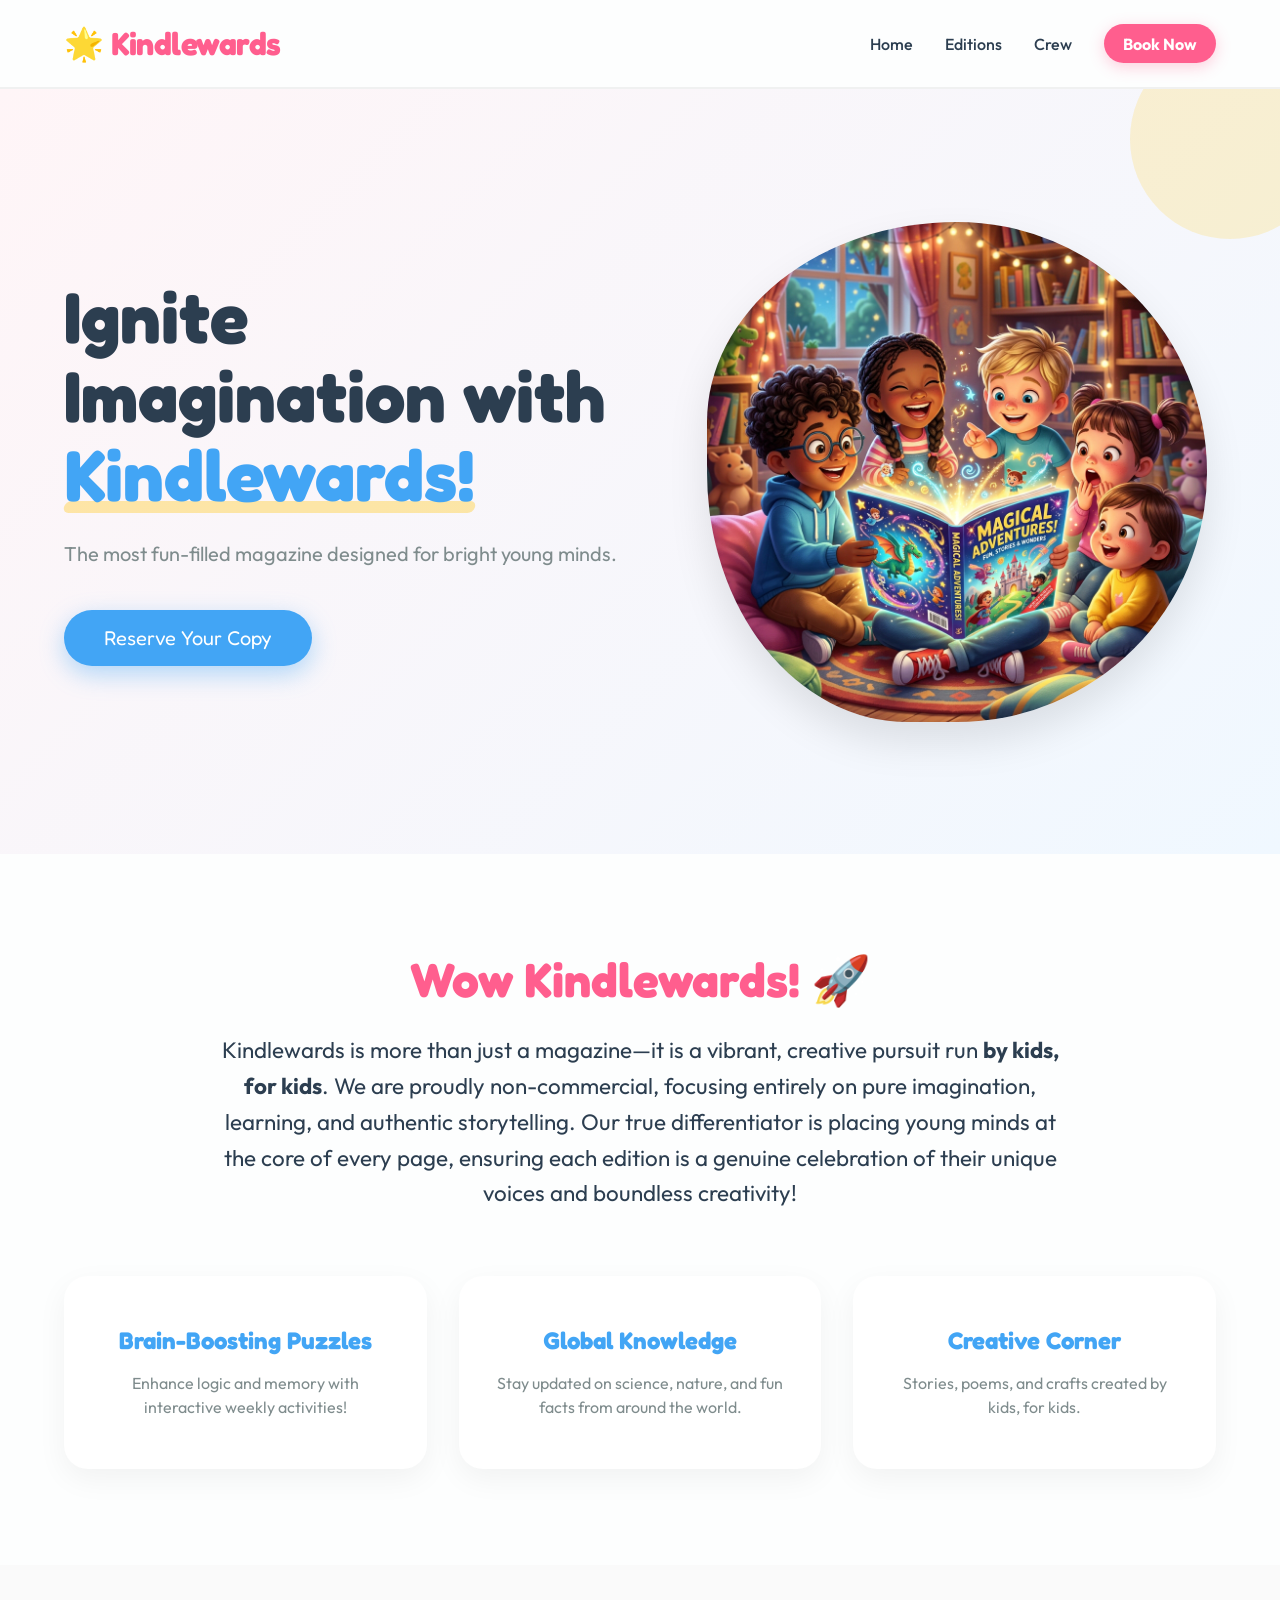
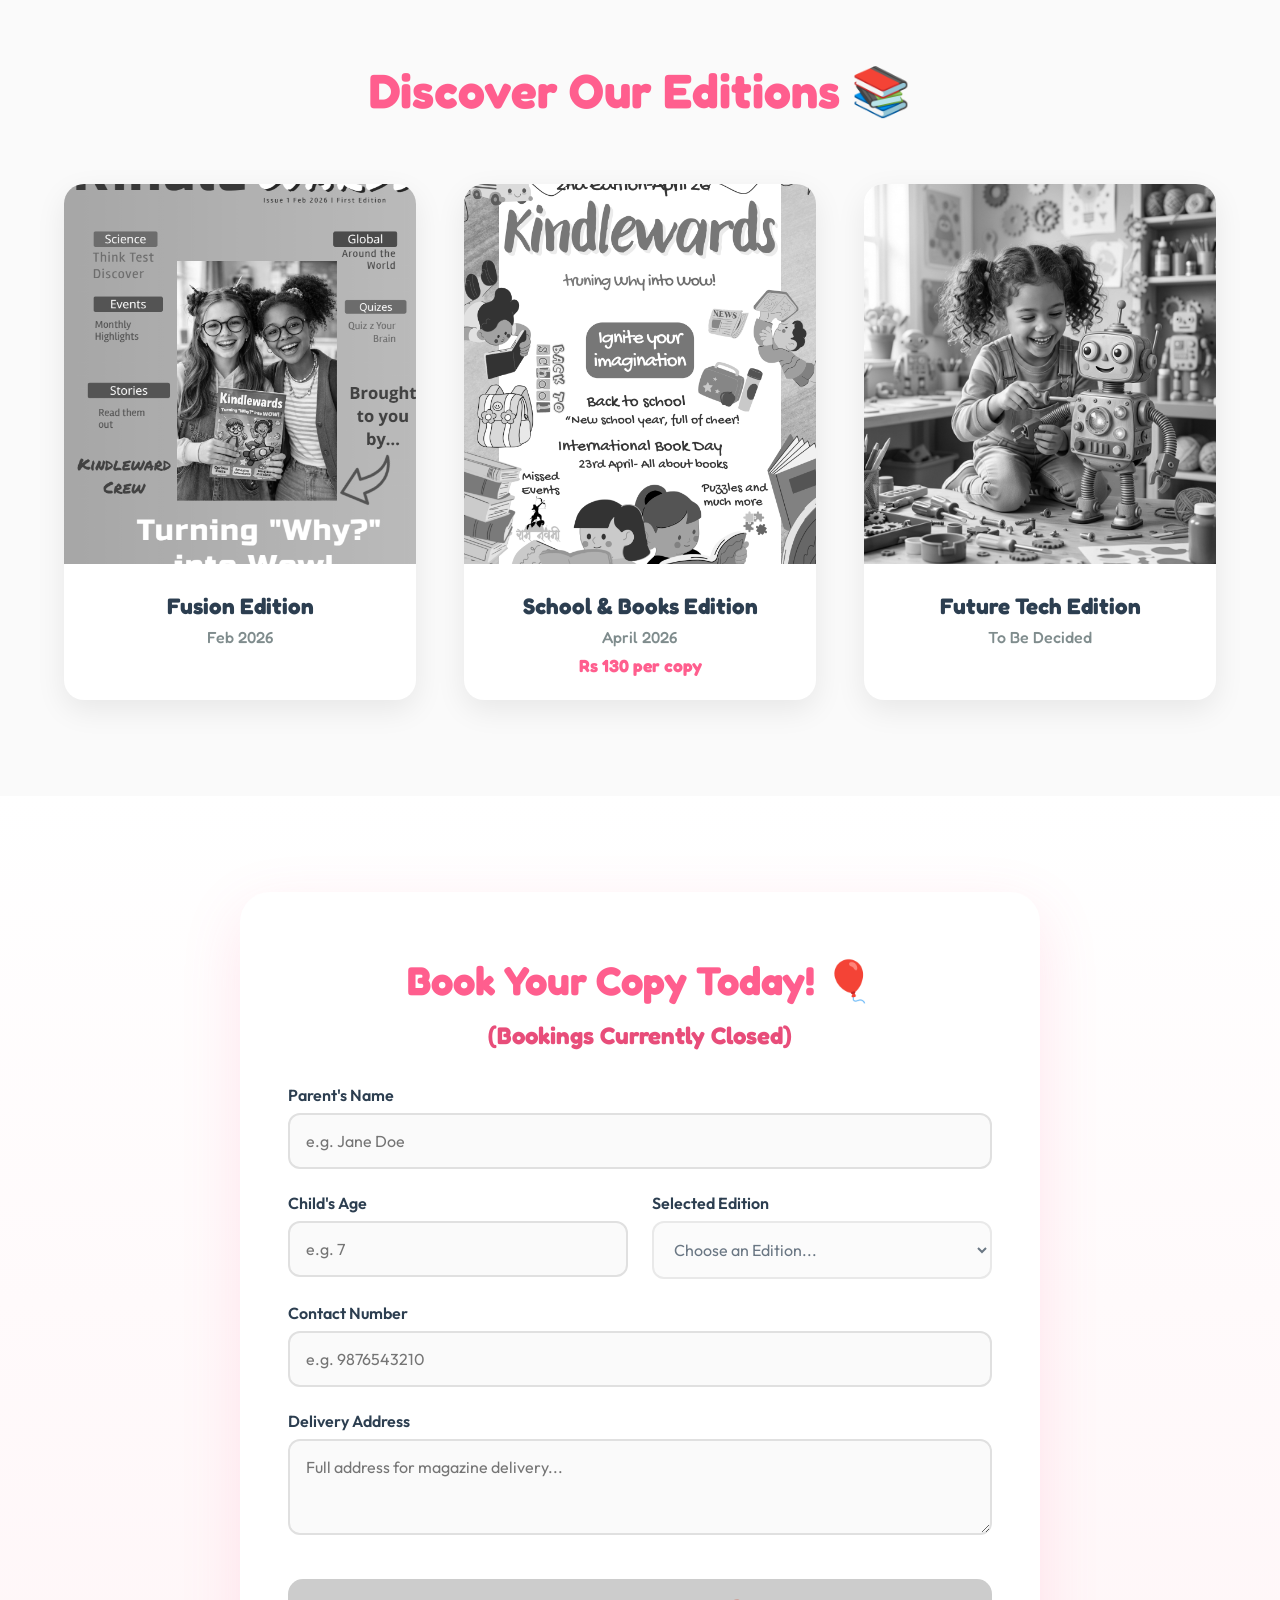
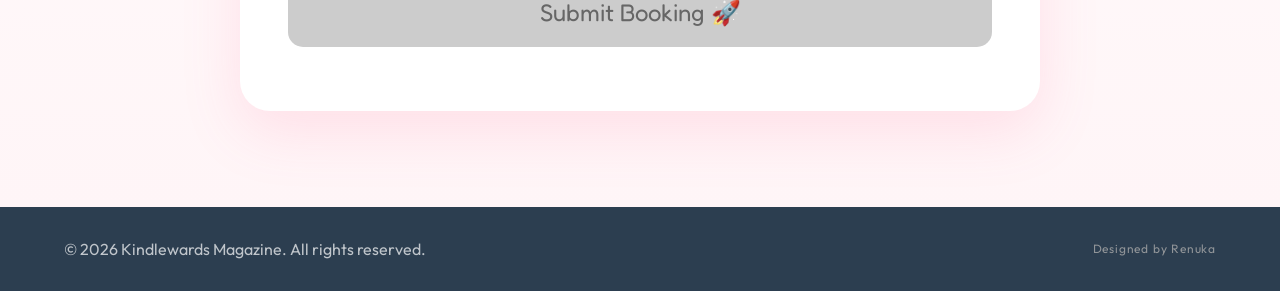
<file: index.html>
<!DOCTYPE html>
<html lang="en">

<head>
    <meta charset="UTF-8">
    <meta name="viewport" content="width=device-width, initial-scale=1.0">
    <title>Kindlewards | Exploring Kids Creativity</title>
    <meta name="description"
        content="Kindlewards - The best magazine for creative kids. Book your copy today and start exploring!">
    <link rel="preconnect" href="https://fonts.googleapis.com">
    <link rel="preconnect" href="https://fonts.gstatic.com" crossorigin>
    <link
        href="https://fonts.googleapis.com/css2?family=Fredoka:wght@400;600;700&family=Outfit:wght@400;500;700&display=swap"
        rel="stylesheet">
    <link rel="stylesheet" href="styles.css">
</head>

<body>
    <nav class="navbar">
        <div class="logo">🌟 Kindlewards</div>
        <ul class="nav-links">
            <li><a href="#">Home</a></li>
            <li><a href="#editions">Editions</a></li>
            <li><a href="crew.html">Crew</a></li>
            <li><a href="#book-now" class="btn-book">Book Now</a></li>
        </ul>
    </nav>

    <header class="hero">
        <div class="hero-content">
            <h1>Ignite Imagination with <span class="highlight">Kindlewards!</span></h1>
            <p>The most fun-filled magazine designed for bright young minds.</p>
            <a href="#book-now" class="btn-primary">Reserve Your Copy</a>
        </div>
        <div class="hero-image-container">
            <img src="assets/hero_illustration.png" alt="Kids reading the magazine" class="hero-img"
                onerror="this.src='https://via.placeholder.com/500x500?text=Hero+Image'">
        </div>
    </header>

    <section id="about" class="about">
        <h2>Wow Kindlewards! 🚀</h2>
        <p class="about-intro">Kindlewards is more than just a magazine—it is a vibrant, creative pursuit run <strong>by
                kids, for kids</strong>. We are proudly non-commercial, focusing entirely on pure imagination, learning,
            and authentic storytelling. Our true differentiator is placing young minds at the core of every page,
            ensuring each edition is a genuine celebration of their unique voices and boundless creativity!</p>
        <div class="features">
            <div class="feature-card hidden">
                <h3>Brain-Boosting Puzzles</h3>
                <p>Enhance logic and memory with interactive weekly activities!</p>
            </div>
            <div class="feature-card hidden">
                <h3>Global Knowledge</h3>
                <p>Stay updated on science, nature, and fun facts from around the world.</p>
            </div>
            <div class="feature-card hidden">
                <h3>Creative Corner</h3>
                <p>Stories, poems, and crafts created by kids, for kids.</p>
            </div>
        </div>
    </section>

    <section id="editions" class="editions">
        <h2>Discover Our Editions 📚</h2>
        <div class="editions-grid">
            <div class="edition-card hidden">
                <img src="assets/First Edition.png" alt="First Edition"
                    onerror="this.src='https://via.placeholder.com/400x500/1e293b/ffffff?text=First+Edition'">
                <div class="card-info">
                    <h4>Fusion Edition</h4>
                    <p>Feb 2026</p>
                </div>
            </div>
            <div class="edition-card hidden">
                <img src="assets/Second Edition.png" alt="Second Edition"
                    onerror="this.src='https://via.placeholder.com/400x500/166534/ffffff?text=Nature+Edition'">
                <div class="card-info">
                    <h4>School & Books Edition</h4>
                    <p>April 2026</p>
                    <p class="price">Rs 130 per copy</p>
                </div>
            </div>
            <div class="edition-card hidden">
                <img src="assets/edition_tech.png" alt="Tech Edition"
                    onerror="this.src='https://via.placeholder.com/400x500/3b82f6/ffffff?text=Tech+Edition'">
                <div class="card-info">
                    <h4>Future Tech Edition</h4>
                    <p>To Be Decided</p>
                </div>
            </div>
        </div>
    </section>

    <section id="book-now" class="booking">
        <div class="booking-container">
            <h2>Book Your Copy Today! 🎈 <br><small style="font-size: 0.6em; color: #E84D7A;">(Bookings Currently Closed)</small></h2>
            <form id="booking-form" action="https://formspree.io/f/mzdyddjb" method="POST">
                <div class="form-group">
                    <label for="parentName">Parent's Name</label>
                    <input type="text" id="parentName" name="parentName" placeholder="e.g. Jane Doe" disabled>
                </div>
                <div class="form-group row">
                    <div class="col">
                        <label for="childAge">Child's Age</label>
                        <input type="number" id="childAge" name="childAge" min="3" max="15" placeholder="e.g. 7" disabled>
                    </div>
                    <div class="col">
                        <label for="editionSelect">Selected Edition</label>
                        <select id="editionSelect" name="editionSelect" disabled>
                            <option value="">Choose an Edition...</option>
                            <option value="April 2026 (School & Books)">April 2026 (130 rs.)</option>
                        </select>
                    </div>
                </div>
                <div class="form-group">
                    <label for="mobile">Contact Number</label>
                    <input type="tel" id="mobile" name="mobile" placeholder="e.g. 9876543210" disabled>
                </div>
                <div class="form-group">
                    <label for="address">Delivery Address</label>
                    <textarea id="address" name="address" rows="3" placeholder="Full address for magazine delivery..." disabled></textarea>
                </div>
                <button type="button" class="btn-submit" disabled style="background: #ccc; cursor: not-allowed; box-shadow: none; color: #666; transform: none;">Submit Booking 🚀</button>
            </form>
            <div id="form-success" class="success-message" style="display: none;">
                <h3>🎉 Booking Successful!</h3>
                <p>We'll contact you shortly to confirm your booking.</p>
            </div>
        </div>
    </section>

    <footer>
        <p class="copyright">© 2026 Kindlewards Magazine. All rights reserved.</p>
        <p class="designer-credit">Designed by <a href="#" target="_blank" rel="noopener noreferrer">Renuka</a></p>
    </footer>

    <script src="script.js"></script>
</body>

</html>
</file>
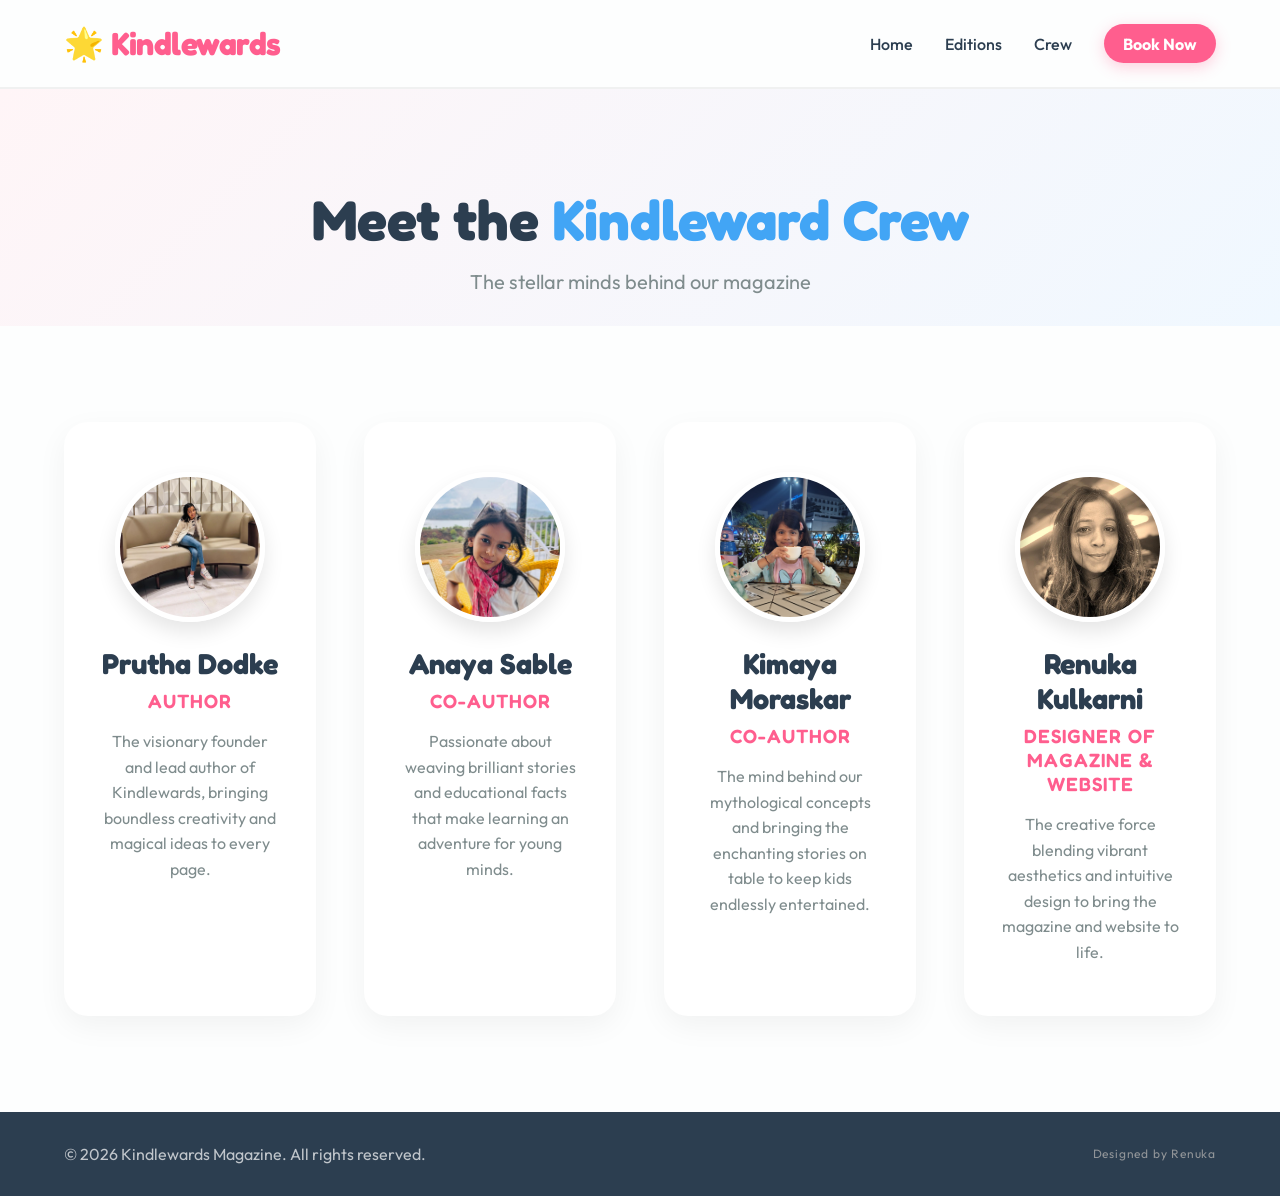
<file: crew.html>
<!DOCTYPE html>
<html lang="en">

<head>
    <meta charset="UTF-8">
    <meta name="viewport" content="width=device-width, initial-scale=1.0">
    <title>Kindleward Crew | Meet the Team</title>
    <link rel="preconnect" href="https://fonts.googleapis.com">
    <link rel="preconnect" href="https://fonts.gstatic.com" crossorigin>
    <link
        href="https://fonts.googleapis.com/css2?family=Fredoka:wght@400;600;700&family=Outfit:wght@400;500;700&display=swap"
        rel="stylesheet">
    <link rel="stylesheet" href="styles.css">
</head>

<body>
    <nav class="navbar">
        <div class="logo">🌟 Kindlewards</div>
        <ul class="nav-links">
            <li><a href="index.html">Home</a></li>
            <li><a href="index.html#editions">Editions</a></li>
            <li><a href="crew.html" class="active">Crew</a></li>
            <li><a href="index.html#book-now" class="btn-book">Book Now</a></li>
        </ul>
    </nav>

    <header class="page-header">
        <h1>Meet the <span class="highlight">Kindleward Crew</span></h1>
        <p>The stellar minds behind our magazine</p>
    </header>

    <section class="crew-section">
        <div class="crew-grid">
            <div class="crew-card">
                <div class="crew-image author">
                    <img src="assets/prutha.jpeg" alt="Prutha Dodke">
                </div>
                <h3>Prutha Dodke</h3>
                <p class="role">Author</p>
                <p class="bio">The visionary founder and lead author of Kindlewards, bringing boundless creativity and
                    magical ideas to every page.</p>
            </div>

            <div class="crew-card">
                <div class="crew-image co-author">
                    <img src="assets/anaya.jpeg" alt="Anaya Sable">
                </div>
                <h3>Anaya Sable</h3>
                <p class="role">Co-Author</p>
                <p class="bio">Passionate about weaving brilliant stories and educational facts that make learning an
                    adventure for young minds.</p>
            </div>

            <div class="crew-card">
                <div class="crew-image co-author">
                    <img src="assets/kimaya.jpeg" alt="Kimaya Moraskar">
                </div>
                <h3>Kimaya Moraskar</h3>
                <p class="role">Co-Author</p>
                <p class="bio">The mind behind our mythological concepts and bringing the enchanting stories on table to
                    keep kids endlessly entertained.</p>
            </div>

            <div class="crew-card">
                <div class="crew-image designer">
                    <img src="assets/renuka.jpeg" alt="Renuka Kulkarni">
                </div>
                <h3>Renuka Kulkarni</h3>
                <p class="role">Designer of Magazine & Website</p>
                <p class="bio">The creative force blending vibrant aesthetics and intuitive design to bring the magazine
                    and website to life.</p>
            </div>
        </div>
    </section>

    <footer>
        <p class="copyright">© 2026 Kindlewards Magazine. All rights reserved.</p>
        <p class="designer-credit">Designed by <a href="#" target="_blank" rel="noopener noreferrer">Renuka</a></p>
    </footer>

    <script src="script.js"></script>
</body>

</html>
</file>
<file: styles.css>
:root {
    --primary: #FF5E8E;
    --secondary: #42A5F5;
    --accent: #FFCA28;
    --background: #FDFEFE;
    --text-dark: #2C3E50;
    --text-light: #7F8C8D;
    --font-heading: 'Fredoka', sans-serif;
    --font-body: 'Outfit', sans-serif;
}

* {
    margin: 0;
    padding: 0;
    box-sizing: border-box;
    scroll-behavior: smooth;
}

body {
    font-family: var(--font-body);
    background-color: var(--background);
    color: var(--text-dark);
    overflow-x: hidden;
}

h1, h2, h3, h4, .logo {
    font-family: var(--font-heading);
}

/* Navbar */
.navbar {
    display: flex;
    justify-content: space-between;
    align-items: center;
    padding: 1.5rem 5%;
    background: rgba(253, 254, 254, 0.9);
    backdrop-filter: blur(10px);
    position: sticky;
    top: 0;
    z-index: 1000;
    border-bottom: 2px solid rgba(0,0,0,0.05);
}

.logo {
    font-size: 2rem;
    color: var(--primary);
    font-weight: 700;
    letter-spacing: -0.5px;
}

.nav-links {
    list-style: none;
    display: flex;
    gap: 2rem;
    align-items: center;
}

.nav-links a {
    text-decoration: none;
    color: var(--text-dark);
    font-weight: 500;
    transition: color 0.3s;
}

.nav-links a:hover {
    color: var(--primary);
}

.btn-book {
    background: var(--primary);
    color: white !important;
    padding: 0.6rem 1.2rem;
    border-radius: 20px;
    font-weight: 700 !important;
    box-shadow: 0 4px 15px rgba(255, 94, 142, 0.3);
    transition: transform 0.3s, box-shadow 0.3s !important;
}

.btn-book:hover {
    transform: translateY(-2px);
    box-shadow: 0 6px 20px rgba(255, 94, 142, 0.4);
}

/* Hero Section */
.hero {
    display: flex;
    align-items: center;
    justify-content: space-between;
    padding: 5rem 5%;
    min-height: 85vh;
    background: linear-gradient(135deg, #FFF5F7 0%, #F0F8FF 100%);
    position: relative;
    overflow: hidden;
}

.hero::before {
    content: '';
    position: absolute;
    top: -50px;
    right: -50px;
    width: 200px;
    height: 200px;
    background: var(--accent);
    border-radius: 50%;
    opacity: 0.2;
    z-index: 0;
}

.hero-content {
    max-width: 50%;
    z-index: 1;
}

.hero h1 {
    font-size: 4.5rem;
    line-height: 1.1;
    margin-bottom: 1.5rem;
    color: var(--text-dark);
}

.highlight {
    color: var(--secondary);
    position: relative;
}

.highlight::after {
    content: '';
    position: absolute;
    bottom: 5px;
    left: 0;
    width: 100%;
    height: 12px;
    background: var(--accent);
    opacity: 0.4;
    z-index: -1;
    border-radius: 6px;
    transform: skewX(-15deg);
}

.hero p {
    font-size: 1.25rem;
    color: var(--text-light);
    margin-bottom: 2.5rem;
    line-height: 1.6;
}

.btn-primary {
    display: inline-block;
    background: var(--secondary);
    color: white;
    padding: 1rem 2.5rem;
    font-size: 1.25rem;
    font-family: var(--font-heading);
    text-decoration: none;
    border-radius: 30px;
    box-shadow: 0 8px 25px rgba(66, 165, 245, 0.4);
    transition: all 0.3s ease;
}

.btn-primary:hover {
    transform: translateY(-4px) scale(1.02);
    box-shadow: 0 12px 30px rgba(66, 165, 245, 0.5);
    background: #3992DD;
}

.hero-image-container {
    width: 45%;
    z-index: 1;
    display: flex;
    justify-content: center;
    position: relative;
}

.hero-img {
    width: 100%;
    max-width: 500px;
    border-radius: 50% 50% 50% 40% / 40% 50% 50% 50%;
    box-shadow: 0 20px 40px rgba(0,0,0,0.1);
    animation: blobify 8s ease-in-out infinite alternate;
}

@keyframes blobify {
    0% { border-radius: 50% 50% 50% 40% / 40% 50% 50% 50%; }
    50% { border-radius: 40% 60% 40% 60% / 50% 40% 60% 50%; }
    100% { border-radius: 60% 40% 60% 40% / 60% 50% 40% 50%; }
}

/* Sections Common */
section {
    padding: 6rem 5%;
}

section h2 {
    text-align: center;
    font-size: 3rem;
    margin-bottom: 4rem;
    color: var(--primary);
}

/* About / Features */
.about-intro {
    text-align: center;
    max-width: 850px;
    margin: -2.5rem auto 4rem auto;
    font-size: 1.4rem;
    color: var(--text-dark);
    line-height: 1.6;
}

.features {
    display: flex;
    justify-content: space-between;
    gap: 2rem;
}

.feature-card {
    background: #fff;
    padding: 3rem 2rem;
    border-radius: 24px;
    text-align: center;
    box-shadow: 0 10px 30px rgba(0,0,0,0.05);
    flex: 1;
    transition: transform 0.4s ease, box-shadow 0.4s ease;
    border: 2px solid transparent;
}

.feature-card:hover {
    transform: translateY(-10px);
    box-shadow: 0 15px 40px rgba(0,0,0,0.1);
    border-color: var(--accent);
}

.feature-card h3 {
    font-size: 1.5rem;
    margin-bottom: 1rem;
    color: var(--secondary);
}

.feature-card p {
    color: var(--text-light);
    line-height: 1.5;
}

/* Editions */
.editions {
    background: #FAFAFA;
}

.editions-grid {
    display: grid;
    grid-template-columns: repeat(auto-fit, minmax(300px, 1fr));
    gap: 3rem;
    max-width: 1200px;
    margin: 0 auto;
}

.edition-card {
    background: #fff;
    border-radius: 20px;
    overflow: hidden;
    box-shadow: 0 10px 30px rgba(0,0,0,0.08);
    transition: all 0.4s ease;
    cursor: pointer;
}

.edition-card img {
    width: 100%;
    height: 380px;
    object-fit: cover;
    transition: transform 0.5s ease, filter 0.5s ease;
    filter: grayscale(100%);
}

.edition-card:hover {
    transform: translateY(-10px);
}

.edition-card:hover img {
    transform: scale(1.05);
    filter: grayscale(0%);
}

.card-info {
    padding: 1.5rem;
    text-align: center;
}

.card-info h4 {
    font-size: 1.4rem;
    margin-bottom: 0.5rem;
    color: var(--text-dark);
}

.card-info p {
    color: var(--text-light);
    font-family: var(--font-heading);
    font-weight: 500;
}

.card-info .price {
    color: var(--primary);
    font-size: 1.1rem;
    font-weight: 700;
    margin-top: 0.5rem;
}

/* Booking Section */
.booking {
    display: flex;
    justify-content: center;
    background: linear-gradient(to bottom, #fff, #FFF5F7);
}

.booking-container {
    background: #fff;
    padding: 4rem 3rem;
    border-radius: 30px;
    box-shadow: 0 20px 60px rgba(255, 94, 142, 0.15);
    width: 100%;
    max-width: 800px;
}

.booking-container h2 {
    margin-bottom: 2rem;
    font-size: 2.5rem;
}

.form-group {
    margin-bottom: 1.5rem;
}

.form-group.row {
    display: flex;
    gap: 1.5rem;
}

.form-group.row .col {
    flex: 1;
}

label {
    display: block;
    font-weight: 600;
    margin-bottom: 0.5rem;
    color: var(--text-dark);
}

input, select, textarea {
    width: 100%;
    padding: 1rem;
    border: 2px solid #E0E0E0;
    border-radius: 12px;
    font-family: var(--font-body);
    font-size: 1rem;
    color: var(--text-dark);
    transition: all 0.3s ease;
    background: #FAFAFA;
}

input:focus, select:focus, textarea:focus {
    outline: none;
    border-color: var(--secondary);
    background: #fff;
    box-shadow: 0 0 0 4px rgba(66, 165, 245, 0.1);
}

.btn-submit {
    width: 100%;
    background: var(--primary);
    color: white;
    border: none;
    padding: 1.2rem;
    font-size: 1.5rem;
    font-family: var(--font-heading);
    border-radius: 15px;
    cursor: pointer;
    transition: all 0.3s ease;
    box-shadow: 0 8px 20px rgba(255, 94, 142, 0.3);
    margin-top: 1rem;
}

.btn-submit:hover {
    background: #E84D7A;
    transform: translateY(-2px);
    box-shadow: 0 12px 25px rgba(255, 94, 142, 0.4);
}

.success-message {
    text-align: center;
    padding: 2rem;
    background: #E8F5E9;
    border-radius: 15px;
    border: 2px solid #81C784;
    color: #2E7D32;
    animation: fadeIn 0.5s ease;
}

/* Footer */
footer {
    display: flex;
    justify-content: space-between;
    align-items: center;
    padding: 2rem 5%;
    background: var(--text-dark);
    color: rgba(255,255,255,0.7);
    flex-wrap: wrap;
    gap: 1rem;
}

.designer-credit {
    font-family: 'Outfit', system-ui, sans-serif;
    font-size: 12px;
    color: #aaaaaa;
    font-weight: 400;
    letter-spacing: 0.8px;
    opacity: 0.8;
}

.designer-credit a {
    color: inherit;
    text-decoration: none;
    transition: color 0.3s ease, opacity 0.3s ease;
}

.designer-credit a:hover {
    color: #ffffff;
    opacity: 1;
}

/* Animations */
.hidden {
    opacity: 0;
    transform: translateY(30px);
    transition: all 0.8s ease-out;
}

.show {
    opacity: 1;
    transform: translateY(0);
}

@keyframes fadeIn {
    from { opacity: 0; transform: translateY(-10px); }
    to { opacity: 1; transform: translateY(0); }
}

/* Page Header (Crew Page) */
.page-header {
    text-align: center;
    padding: 6rem 5% 2rem;
    background: linear-gradient(135deg, #FFF5F7 0%, #F0F8FF 100%);
}

.page-header h1 {
    font-size: 3.5rem;
    color: var(--text-dark);
    margin-bottom: 1rem;
}

.page-header p {
    font-size: 1.25rem;
    color: var(--text-light);
}

/* Crew Section */
.crew-section {
    background: var(--background);
}

.crew-grid {
    display: flex;
    flex-wrap: wrap;
    justify-content: center;
    gap: 3rem;
    max-width: 1200px;
    margin: 0 auto;
}

.crew-card {
    background: #fff;
    border-radius: 24px;
    padding: 3rem 2rem;
    text-align: center;
    box-shadow: 0 10px 30px rgba(0,0,0,0.05);
    flex: 1;
    min-width: 250px;
    max-width: 350px;
    transition: transform 0.4s ease, box-shadow 0.4s ease;
    border: 2px solid transparent;
}

.crew-card:hover {
    transform: translateY(-10px);
    box-shadow: 0 15px 40px rgba(0,0,0,0.1);
    border-color: var(--accent);
}

.crew-image {
    width: 150px;
    height: 150px;
    border-radius: 50%;
    margin: 0 auto 1.5rem;
    overflow: hidden;
    position: relative;
    box-shadow: 0 10px 20px rgba(0,0,0,0.1);
    border: 5px solid white;
}

.crew-image img {
    width: 100%;
    height: 100%;
    object-fit: cover;
}

.crew-card h3 {
    font-size: 1.8rem;
    margin-bottom: 0.5rem;
    color: var(--text-dark);
}

.crew-card .role {
    font-family: var(--font-heading);
    font-weight: 600;
    color: var(--primary);
    font-size: 1.2rem;
    margin-bottom: 1rem;
    text-transform: uppercase;
    letter-spacing: 1px;
}

.crew-card .bio {
    color: var(--text-light);
    line-height: 1.6;
}

/* Media Queries */
@media (max-width: 900px) {
    .navbar {
        flex-direction: column;
        gap: 1rem;
    }
    
    .hero {
        flex-direction: column;
        text-align: center;
        padding-top: 3rem;
    }
    
    .hero-content {
        max-width: 100%;
        margin-bottom: 3rem;
    }
    
    .hero h1 {
        font-size: 3rem;
    }
    
    .hero-image-container {
        width: 80%;
    }
    
    .features {
        flex-direction: column;
    }
    
    .form-group.row {
        flex-direction: column;
    }
    
    footer {
        flex-direction: column;
        justify-content: center;
        text-align: center;
        gap: 1.5rem;
    }
}
</file>
